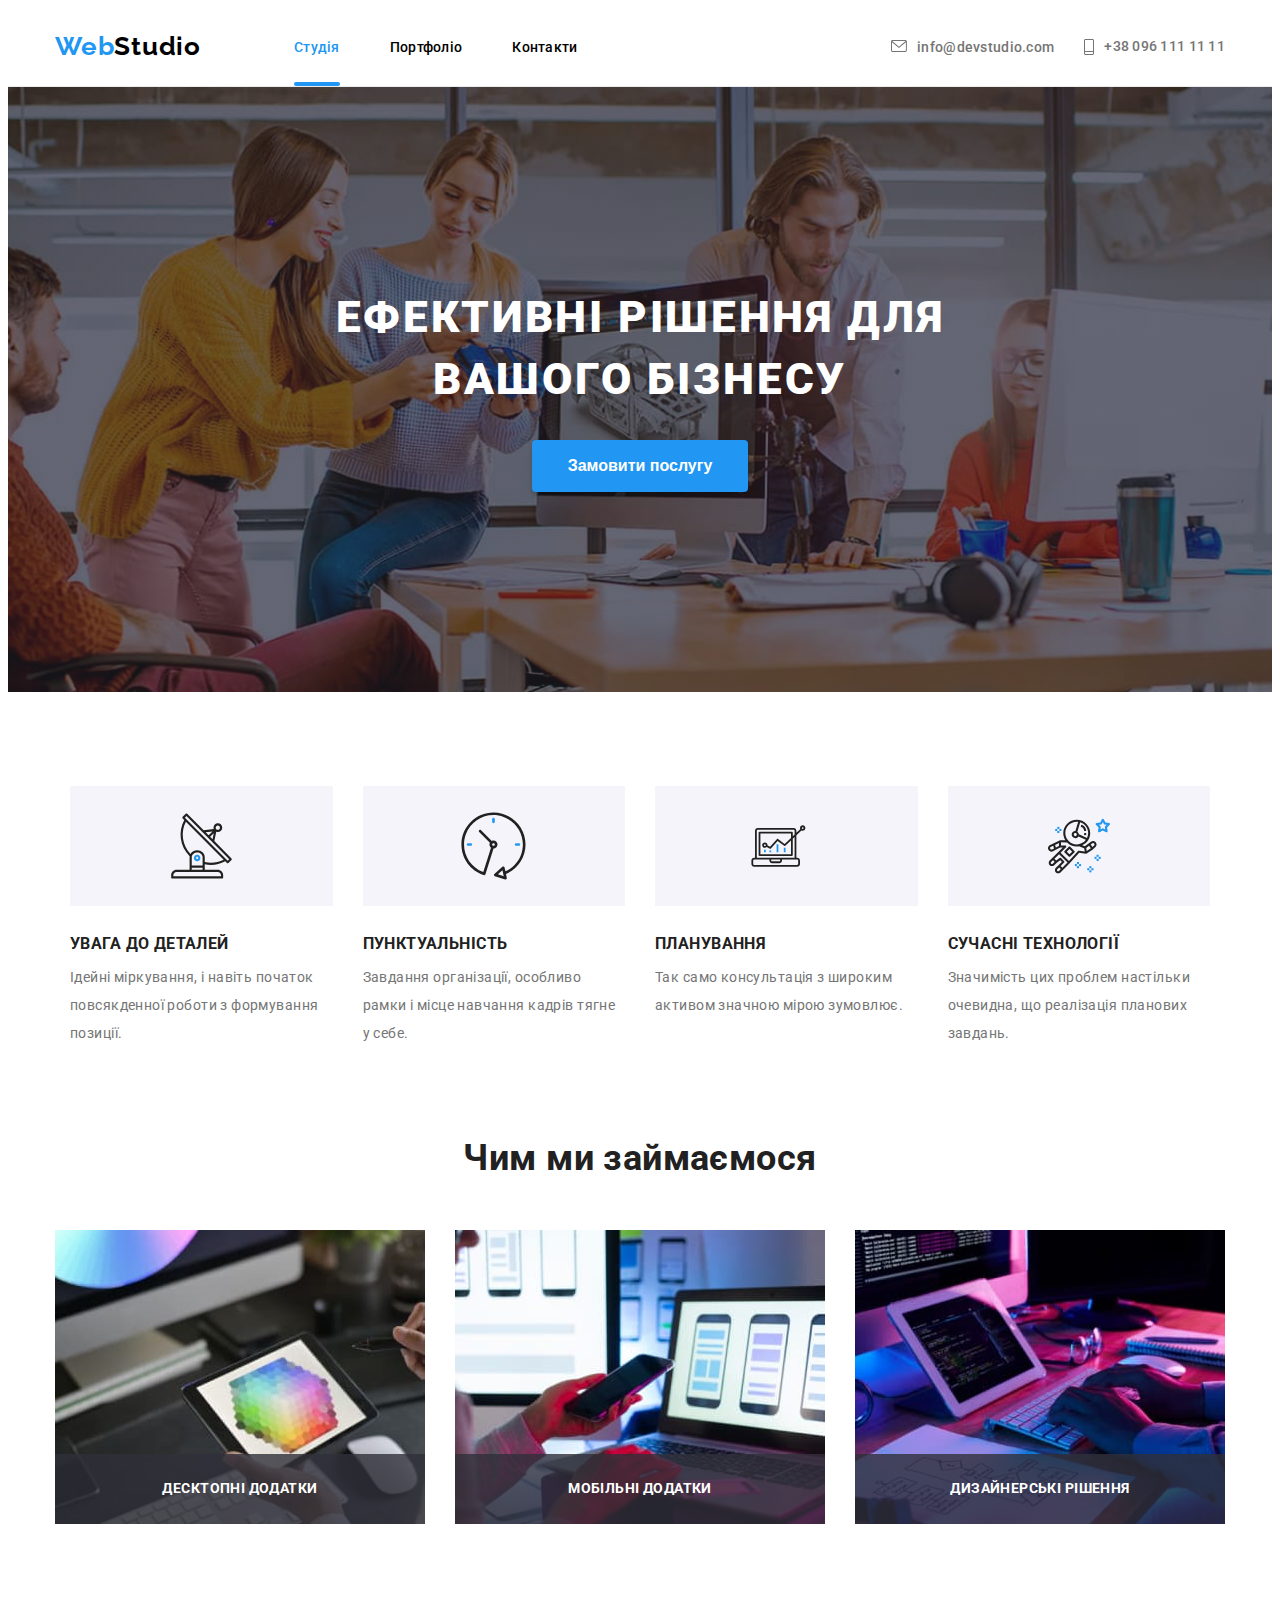
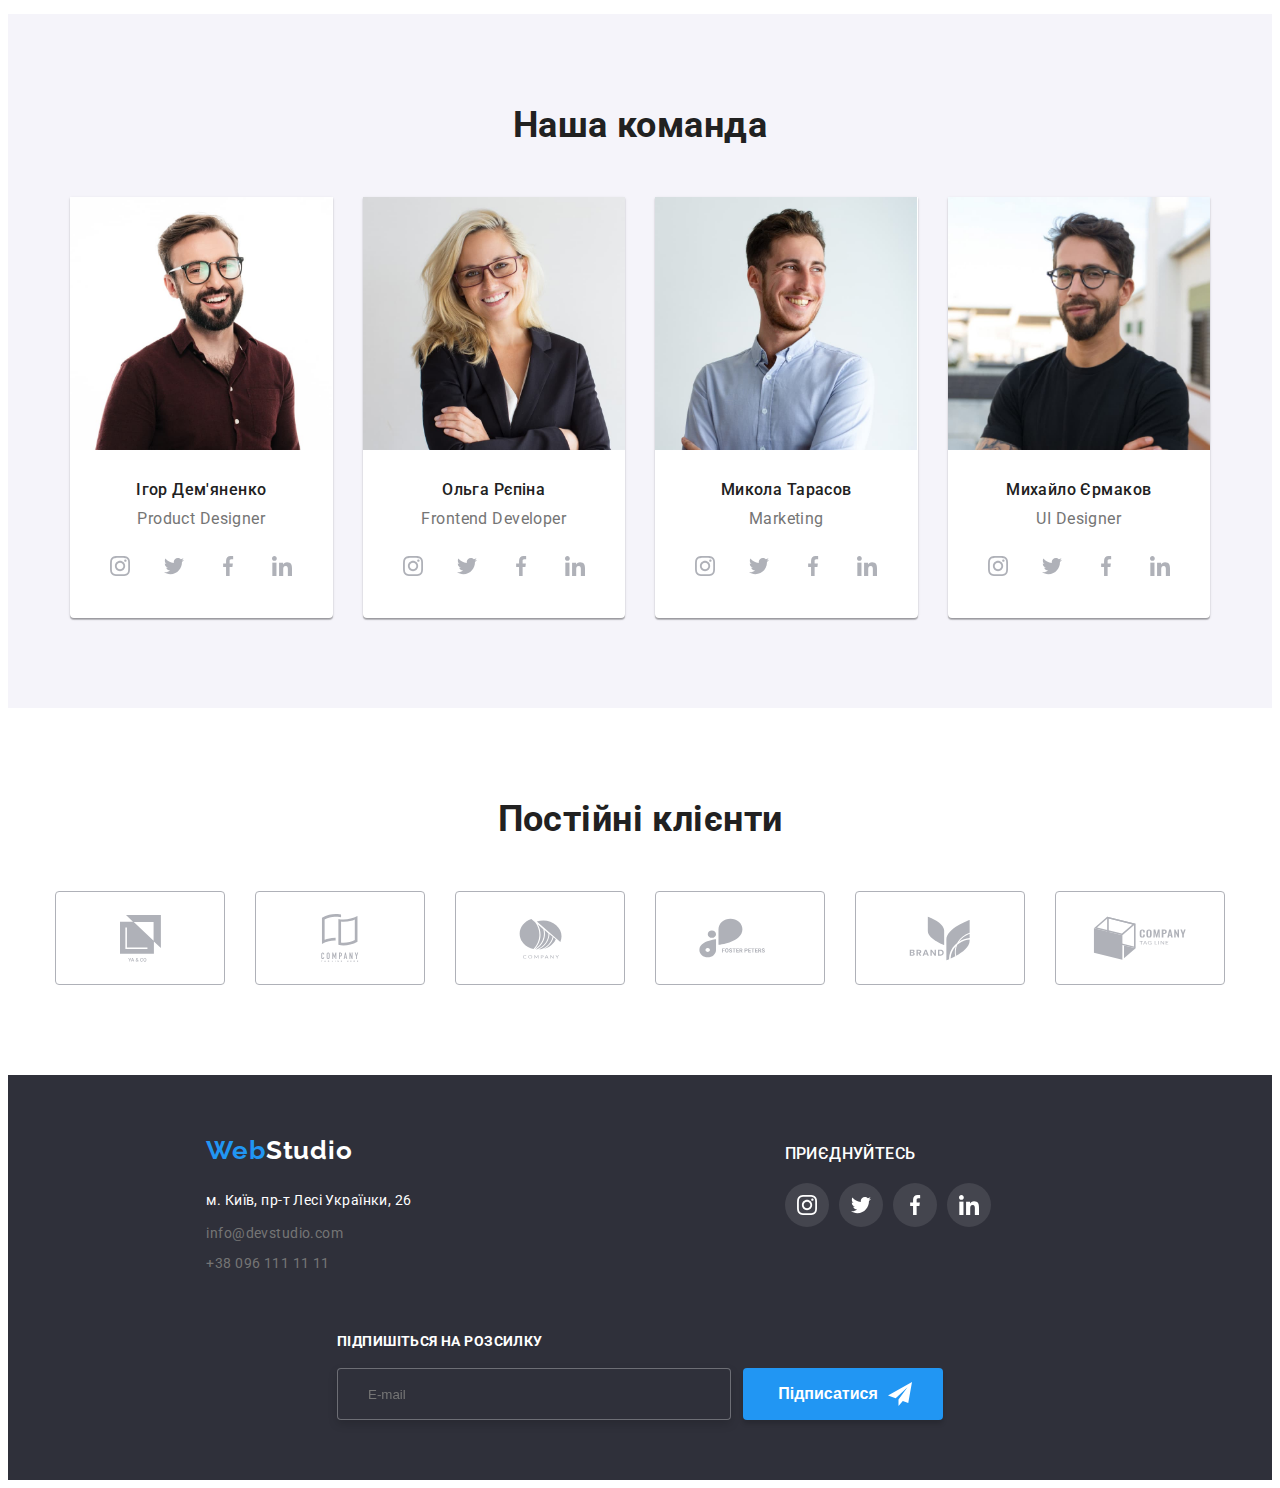
<file: index.html>
<!DOCTYPE html>
<html lang="uk">
<head>
  <title>WebStudio</title>
  <meta http-equiv="Content-Type" content="text/html;charset=UTF-8">
  <link href="https://fonts.googleapis.com/css2?family=Raleway:wght@700&family=Roboto:wght@400;500;700;900&display=swap" rel="stylesheet">
  <link rel="stylesheet" href="https://cdnjs.cloudflare.com/ajax/libs/modern-normalize/1.1.0/modern-normalize.min.css" integrity="sha512-wpPYUAdjBVSE4KJnH1VR1HeZfpl1ub8YT/NKx4PuQ5NmX2tKuGu6U/JRp5y+Y8XG2tV+wKQpNHVUX03MfMFn9Q==" crossorigin="anonymous" referrerpolicy="no-referrer" />
  <link rel="stylesheet" href="css/main.min.css">
  <meta name="viewport" content="width=device-width, initial-scale=1.0, maximum-scale=1.0, user-skalable=0">
  <link rel="shortcut icon" href="./images/ico/logo.ico">
</head>
<body>
<header class="header">
  <div class="container header__wrapper">
    <a class="logo" href="./index.html"><span class="logo--blue">Web</span>Studio</a>
    <div class="menu-conteiner" data-menu id="menu-container">
      <nav class="menu">
        <ul class="menu__list">
          <li class="menu__item">
            <a class="menu__link menu__link--included" href="./index.html">Студія</a>
          </li>
          <li class="menu__item">
            <a class="menu__link" href="./portfolio.html">Портфоліо</a>
          </li>
          <li class="menu__item">
            <a class="menu__link" href="">Контакти</a>
          </li>
        </ul>
      </nav>
     <div>
      <ul class="contacts__list">
        <li class="contacts__item">
          <a class="contacts__link" href="mailto:info@devstudio.com">
            <svg class="contacts__icon contacts__icon--email">
              <use href="./images/symbol-defs.svg#mail"></use>
            </svg>
            info@devstudio.com
          </a>
        </li>
        <li class="contacts__item">
          <a class="contacts__link" href="tel:+380961111111">
            <svg class="contacts__icon contacts__icon--phone">
              <use href="./images/symbol-defs.svg#phone"></use>
            </svg>
            +38 096 111 11 11
          </a>
        </li>
      </ul>
      <ul class="mobile-social__list">
        <li class="mobile-social__link"><a href="">Instagram</a></li>
        <li class="mobile-social__link"><a href="">Twitter</a></li>
        <li class="mobile-social__link"><a href="">Facebook</a></li>
        <li class="mobile-social__link"><a href="">LinkedIn</a></li>
      </ul>
     </div>
    </div>
    <button type="button" class="menu-button" aria-expanded="false" aria-controls="menu-container" data-menu-button>
      <svg width="24" height="16" aria-label="Mobile menu switch">
        <use class="icon-cross" href="./images/symbol-defs.svg#cross"></use>
        <use class="icon-menu" href="./images/symbol-defs.svg#menu"></use>
      </svg>
    </button>
  </div>
</header>
<main>
<section class="hero hero--bg">
    <div class="container">
      <h1 class="hero__title">Ефективні рішення для вашого бізнесу</h1>
      <button class="hero__button" type="button" data-modal-open>Замовити послугу</button>
    </div>
</section>
 <section class="benefits">
  <div class="container">
    <ul class="benefits__list">
      <li class="benefits__item">
       <div class="benefits__bg">
        <svg class="benefits__icon" width="65" height="70">
          <use href="./images/symbol-defs.svg#radio"></use>
        </svg>
       </div>
        <h3 class="benefits__title">УВАГА ДО ДЕТАЛЕЙ</h3>
        <p class="benefits__text">
          Ідейні міркування, і навіть початок повсякденної роботи з формування позиції.
        </p>
      </li>
      <li class="benefits__item">
       <div class="benefits__bg">
        <svg class="benefits__icon" width="67" height="70">
          <use href="./images/symbol-defs.svg#time"></use>
        </svg>
       </div>
        <h3 class="benefits__title">ПУНКТУАЛЬНІСТЬ</h3>
        <p class="benefits__text">
          Завдання організації, особливо рамки і місце навчання кадрів тягне у себе.
        </p>
      </li>
      <li class="benefits__item">
        <div class="benefits__bg">
          <svg class="benefits__icon" width="70" height="54">
            <use href="./images/symbol-defs.svg#computer"></use>
          </svg>
        </div>
        <h3 class="benefits__title">ПЛАНУВАННЯ</h3>
        <p class="benefits__text">
          Так само консультація з широким активом значною мірою зумовлює.
        </p>
      </li>
      <li class="benefits__item">
       <div class="benefits__bg">
        <svg class="benefits__icon" width="70" height="62">
          <use href="./images/symbol-defs.svg#astronaut"></use>
        </svg>
       </div>
        <h3 class="benefits__title">СУЧАСНІ ТЕХНОЛОГІЇ</h3>
        <p class="benefits__text">
          Значимість цих проблем настільки очевидна, що реалізація планових завдань.
        </p>
      </li>
    </ul>
  </div>
</section>
<section class="work section">
 <div class="container">
  <h2 class="work__title title">Чим ми займаємося</h2>
  <ul class="work__list">
    <li class="work__item">
      <div class="work__thumb">
        <picture>
          <source 
          srcset="./images/work/desktop3@1x.jpg 1x, ./images/work/desktop3@2x.jpg 2x"
          media="(min-width: 1170px)"
          />
          <source 
          srcset="./images/work/desktop3@1x.webp 1x, ./images/work/desktop3@2x.webp 2x"
          media="(min-width: 1170px)"
          />
          <img src="./images/work/desktop3@1x.jpg" alt="design">
        </picture>
        <div class="work__subtitle"><p>Десктопні додатки</p></div>
      </div>
    </li>
    <li class="work__item">
      <div class="work__thumb">
        <picture>
          <source 
          srcset="./images/work/desktop2@1x.jpg 1x, ./images/work/desktop2@2x.jpg 2x"
          media="(min-width: 1170px)"
          />

          <source 
          srcset="./images/work/desktop2@1x.webp 1x, ./images/work/desktop2@2x.webp 2x"
          media="(min-width: 1170px)"
          />
          <img src="./images/work/desktop2@1x.jpg" alt="design">
        </picture>
        <div class="work__subtitle"><p>Мобільні додатки</p></div>
      </div>
    </li>
    <li class="work__item">
      <div class="work__thumb">
        <picture>
          <source 
          srcset="./images/work/desktop1@1x.jpg 1x, ./images/work/desktop1@2x.jpg 2x"
          media="(min-width: 1170px)"
          />

          <source 
          srcset="./images/work/desktop1@1x.webp 1x, ./images/work/desktop1@2x.webp 2x"
          media="(min-width: 1170px)"
          />
          <img src="./images/work/desktop1@1x.jpg" alt="design">
        </picture>
        <div class="work__subtitle"><p>Дизайнерські рішення</p></div>
      </div>
    </li>
  </ul>
 </div> 
</section>
 <section class="team section">
  <div class="container">
    <h2 class="team__title title">Наша команда</h2>
    <ul class="team__list">
      <li class="team__item">
        <picture>
          <source 
          srcset="./images/team/team1/desktop@1x.jpg 1x, ./images/team/team1/desktop@2x.jpg 2x"
          media="(min-width: 1170px)"
          />

          <source 
          srcset="./images/team/team1/desktop@1x.webp 1x, ./images/team/team1/desktop@2x.webp 2x"
          media="(min-width: 1170px)"
          />

          <source 
          srcset="./images/team/team1/tablet@1x.jpg 1x, ./images/team/team1/tablet@2x.jpg 2x"
          media="(min-width: 768px)"
          />

          <source 
          srcset="./images/team/team1/tablet@1x.webp 1x, ./images/team/team1/tablet@2x.webp 2x"
          media="(min-width: 768px)"
          />

          <source 
          srcset="./images/team/team1/mobile@1x.jpg 1x, ./images/team/team1/mobile@2x.jpg 2x"
          media="(max-width: 767px)"
          />

          <source 
          srcset="./images/team/team1/mobile@1x.webp 1x, ./images/team/team1/mobile@2x.webp 2x"
          media="(max-width: 767px)"
          />
          <img src="./images/team/team1/desktop@1x.jpg" alt="design">
        </picture>
        <h3 class="team__name">Ігор Дем'яненко</h3>
        <p class="team__profession">Product Designer</p>
        <ul class="team__social">
          <li class="social__br">
            <a class="social__link" href="">
              <svg class="social__icon" width="20" height="20">
                <use href="./images/symbol-defs.svg#instagram"></use>
              </svg>
            </a>
          </li>
          <li class="social__br">
            <a class="social__link" href="">
              <svg class="social__icon" width="20" height="20">
                <use href="./images/symbol-defs.svg#twitter"></use>
              </svg>
            </a>
          </li>
          <li class="social__br">
            <a class="social__link" href="">
              <svg class="social__icon" width="20" height="20">
                <use href="./images/symbol-defs.svg#facebook"></use>
              </svg>
            </a>
          </li>
          <li class="social__br">
            <a class="social__link" href="">
              <svg class="social__icon" width="20" height="20">
                <use href="./images/symbol-defs.svg#linkedin"></use>
              </svg>
            </a>
          </li>
        </ul>
      </li>
      <li class="team__item">
        <picture>
          <source 
          srcset="./images/team/team2/desktop@1x.jpg 1x, ./images/team/team2/desktop@2x.jpg 2x"
          media="(min-width: 1170px)"
          />

          <source 
          srcset="./images/team/team2/desktop@1x.webp 1x, ./images/team/team2/desktop@2x.webp 2x"
          media="(min-width: 1170px)"
          />

          <source 
          srcset="./images/team/team2/tablet@1x.jpg 1x, ./images/team/team2/tablet@2x.jpg 2x"
          media="(min-width: 768px)"
          />

          <source 
          srcset="./images/team/team2/tablet@1x.webp 1x, ./images/team/team2/tablet@2x.webp 2x"
          media="(min-width: 768px)"
          />

          <source 
          srcset="./images/team/team2/mobile@1x.jpg 1x, ./images/team/team2/mobile@2x.jpg 2x"
          media="(max-width: 767px)"
          />

          <source 
          srcset="./images/team/team2/mobile@1x.webp 1x, ./images/team/team2/mobile@2x.webp 2x"
          media="(max-width: 767px)"
          />
          <img src="./images/team/team2/desktop@1x.jpg" alt="design">
        </picture>
        <h3 class="team__name">Ольга Рєпіна</h3>
        <p class="team__profession">Frontend Developer</p>
        <ul class="team__social">
          <li class="social__br">
            <a class="social__link" href="">
              <svg class="social__icon" width="20" height="20">
                <use href="./images/symbol-defs.svg#instagram"></use>
              </svg>
            </a>
          </li>
          <li class="social__br">
            <a class="social__link" href="">
              <svg class="social__icon" width="20" height="20">
                <use href="./images/symbol-defs.svg#twitter"></use>
              </svg>
            </a>
          </li>
          <li class="social__br">
            <a class="social__link" href="">
              <svg class="social__icon" width="20" height="20">
                <use href="./images/symbol-defs.svg#facebook"></use>
              </svg>
            </a>
          </li>
          <li class="social__br">
            <a class="social__link" href="">
              <svg class="social__icon" width="20" height="20">
                <use href="./images/symbol-defs.svg#linkedin"></use>
              </svg>
            </a>
          </li>
        </ul>
      </li>
      <li class="team__item">
        <picture>
          <source 
          srcset="./images/team/team3/desktop@1x.jpg 1x, ./images/team/team3/desktop@2x.jpg 2x"
          media="(min-width: 1170px)"
          />

          <source 
          srcset="./images/team/team3/desktop@1x.webp 1x, ./images/team/team3/desktop@2x.webp 2x"
          media="(min-width: 1170px)"
          />

          <source 
          srcset="./images/team/team3/tablet@1x.jpg 1x, ./images/team/team3/tablet@2x.jpg 2x"
          media="(min-width: 768px)"
          />

          <source 
          srcset="./images/team/team3/tablet@1x.webp 1x, ./images/team/team3/tablet@2x.webp 2x"
          media="(min-width: 768px)"
          />

          <source 
          srcset="./images/team/team3/mobile@1x.jpg 1x, ./images/team/team3/mobile@2x.jpg 2x"
          media="(max-width: 767px)"
          />

          <source 
          srcset="./images/team/team3/mobile@1x.webp 1x, ./images/team/team3/mobile@2x.webp 2x"
          media="(max-width: 767px)"
          />
          <img src="./images/team/team3/desktop@1x.jpg" alt="design">
        </picture>
        <h3 class="team__name">Микола Тарасов</h3>
        <p class="team__profession">Marketing</p>
          <ul class="team__social">
            <li class="social__br">
            <a class="social__link" href="">
              <svg class="social__icon" width="20" height="20">
                <use href="./images/symbol-defs.svg#instagram"></use>
              </svg>
            </a>
          </li>
          <li class="social__br">
            <a class="social__link" href="">
              <svg class="social__icon" width="20" height="20">
                <use href="./images/symbol-defs.svg#twitter"></use>
              </svg>
            </a>
          </li>
          <li class="social__br">
            <a class="social__link" href="">
              <svg class="social__icon" width="20" height="20">
                <use href="./images/symbol-defs.svg#facebook"></use>
              </svg>
            </a>
          </li>
          <li class="social__br">
            <a class="social__link" href="">
              <svg class="social__icon" width="20" height="20">
                <use href="./images/symbol-defs.svg#linkedin"></use>
              </svg>
            </a>
          </li>
        </ul>
      </li>
      <li class="team__item">
        <picture>
          <source 
          srcset="./images/team/team4/desktop@1x.jpg 1x, ./images/team/team4/desktop@2x.jpg 2x"
          media="(min-width: 1170px)"
          />

          <source 
          srcset="./images/team/team4/desktop@1x.webp 1x, ./images/team/team4/desktop@2x.webp 2x"
          media="(min-width: 1170px)"
          />

          <source 
          srcset="./images/team/team4/tablet@1x.jpg 1x, ./images/team/team4/tablet@2x.jpg 2x"
          media="(min-width: 768px)"
          />

          <source 
          srcset="./images/team/team4/tablet@1x.webp 1x, ./images/team/team4/tablet@2x.webp 2x"
          media="(min-width: 768px)"
          />

          <source 
          srcset="./images/team/team4/mobile@1x.jpg 1x, ./images/team/team4/mobile@2x.jpg 2x"
          media="(max-width: 767px)"
          />

          <source 
          srcset="./images/team/team4/mobile@1x.webp 1x, ./images/team/team4/mobile@2x.webp 2x"
          media="(max-width: 767px)"
          />
          <img src="./images/team/team4/desktop@1x.jpg" alt="design">
        </picture>
        <h3 class="team__name">Михайло Єрмаков</h3>
        <p class="team__profession">UI Designer</p>
        <ul class="team__social">
          <li class="social__br">
            <a class="social__link" href="">
              <svg class="social__icon" width="20" height="20">
                <use href="./images/symbol-defs.svg#instagram"></use>
              </svg>
            </a>
          </li>
          <li class="social__br">
            <a class="social__link" href="">
              <svg class="social__icon" width="20" height="20">
                <use href="./images/symbol-defs.svg#twitter"></use>
              </svg>
            </a>
          </li>
          <li class="social__br">
            <a class="social__link" href="">
              <svg class="social__icon" width="20" height="20">
                <use href="./images/symbol-defs.svg#facebook"></use>
              </svg>
            </a>
          </li>
          <li class="social__br">
            <a class="social__link" href="">
              <svg class="social__icon" width="20" height="20">
                <use href="./images/symbol-defs.svg#linkedin"></use>
              </svg>
            </a>
          </li>
        </ul>
      </li>
    </ul>
  </div>
</section> 
 <section class="company section">
  <div class="container">
    <h2 class="company__title title">Постійні клієнти</h2>
    <ul class="company__list">
      <li class="company__item">
        <a class="company__link" href="">
          <svg class="company__icon" width="41" height="47">
            <use href="./images/symbol-defs.svg#company1"></use>
          </svg>
        </a>
      </li>
      <li class="company__item">
        <a class="company__link" href="">
          <svg class="company__icon" width="40" height="48">
            <use href="./images/symbol-defs.svg#company2"></use>
          </svg>
        </a>
      </li>
      <li class="company__item">
        <a class="company__link" href="">
          <svg class="company__icon" width="43" height="41">
            <use href="./images/symbol-defs.svg#company3"></use>
          </svg>
        </a>
      </li>
      <li class="company__item">
        <a class="company__link" href="">
          <svg class="company__icon" width="84" height="40">
            <use href="./images/symbol-defs.svg#company4"></use>
          </svg>
        </a>
      </li>
      <li class="company__item">
        <a class="company__link" href="">
          <svg class="company__icon" width="62" height="45">
            <use href="./images/symbol-defs.svg#company5"></use>
          </svg>
        </a>
      </li>
      <li class="company__item">
        <a class="company__link" href="">
          <svg class="company__icon" width="94" height="44">
            <use href="./images/symbol-defs.svg#company6"></use>
          </svg>
        </a>
      </li>
    </ul>
  </div>
</section> 
</main>
<footer class="footer">
 <div class="container">
  <address class="address">
    <div class="footer__contacts">
      <a class="footer__logo logo" href="./index.html"><span class="logo--blue">Web</span>Studio</a>
      <ul class="footer__list">
        <li class="footer__item">
          <a class="footer__link footer__link--white" href="https://goo.gl/maps/CPtrU1FHBa2aNyZL9" target="_blank"
            rel="noopener noreferrer nofollow">м. Київ, пр-т Лесі Українки, 26</a>
        </li>
        <li class="footer__item">
          <a class="footer__link" href="mailto:info@devstudio.com">info@devstudio.com</a>
        </li>
        <li class="footer__item">
          <a class="footer__link" href="tel:+380961111111">+38 096 111 11 11</a>
        </li>
      </ul>
    </div>
    <div class="footer__connect">
      <p class="footer__title">приєднуйтесь</p>
      <ul class="footer__social">
        <li class="social__br">
          <a class="social__link social__link--color" href="">
            <svg class="social__icon" width="20" height="20">
              <use href="./images/symbol-defs.svg#instagram"></use>
            </svg>
          </a>
        </li>
        <li class="social__br">
          <a class="social__link social__link--color" href="">
            <svg class="social__icon" width="20" height="20">
              <use href="./images/symbol-defs.svg#twitter"></use>
            </svg>
          </a>
        </li>
        <li class="social__br">
          <a class="social__link social__link--color" href="">
            <svg class="social__icon" width="20" height="20">
              <use href="./images/symbol-defs.svg#facebook"></use>
            </svg>
          </a>
        </li>
        <li class="social__br">
          <a class="social__link social__link--color" href="">
            <svg class="social__icon" width="20" height="20">
              <use href="./images/symbol-defs.svg#linkedin"></use>
            </svg>
          </a>
        </li>
      </ul>
    </div>
    <form class="footer__subscribee">
        <label class="subscribee__label" for="mail">Підпишіться на розсилку</label>
        <div class="subscribee__field">
          <input class="subscribee__input" type="email" name="email" placeholder="E-mail" id="mail" required />
          <button class="subscribee__button" type="submit">
            <span class="subscribee__text">Підписатися</span>
            <svg class="subscribee__icon" width="24" height="24">
              <use href="./images/symbol-defs.svg#subscribee"></use>
            </svg>
          </button>
        </div>
    </form>
  </address>
 </div>
</footer>
<div class="backdrop is-hidden" data-modal>
  <div class="modal">
    <button type="button" class="close__button" data-modal-close>
      <svg class="close__icon" width="11" height="11">
      <use href="./images/symbol-defs.svg#close"></use>
    </svg>
    </button>
    <div class="modal__form">
      <p class="modal__title">Залиште свої дані, ми вам передзвонимо</p>
      <form>
          <fieldset>
            <div class="modal__field">
              <label class="modal__label" for="username">Ім'я </label>
              <input class="modal__input" type="text" name="username" id="username" required 
              pattern="^[a-zA-Z]+$" 
              title="Username" />
              <svg class="modal__icon" width="12" height="12">
                <use href="./images/symbol-defs.svg#name"></use>
              </svg>
            </div>
            <div class="modal__field">
              <label  class="modal__label" for="tell">Телефон</label>
              <input class="modal__input" type="tel" name="tell" id="tell" required />
              <svg class="modal__icon" width="12" height="12">
                <use href="./images/symbol-defs.svg#tell"></use>
              </svg>
            </div>
            <div class="modal__field">
              <label class="modal__label" for="email">Пошта</label>
              <input class="modal__input" type="email" name="mail" id="email" required />
              <svg class="modal__icon" width="12" height="12">
                <use href="./images/symbol-defs.svg#email"></use>
              </svg>
            </div>
            <div class="modal__field modal__field--bottom">
              <label class="modal__label" for="comments">Коментар</label>
              <textarea class="modal__comments" name="text" id="comments" cols="30" rows="10" placeholder="Введіть текст"></textarea>
            </div>
            <div class="modal__treaty">
              <label class="treaty__label">
                <input class="treaty__input" type="checkbox" value="confirmation" required>
                 <span class="treaty__check"></span>
                Погоджуюся з розсилкою та приймаю &nbsp; <a href="">Умови договору</a>
              </label>
            </div>
            <button class="modal__button" type="submit">Відправити</button>
          </fieldset>
      </form>
    </div>
  </div>
</div>
<script src="./js/modal.js"></script>
<script src="./js/mobile-menu.js"></script>
</body>
</html>
</file>
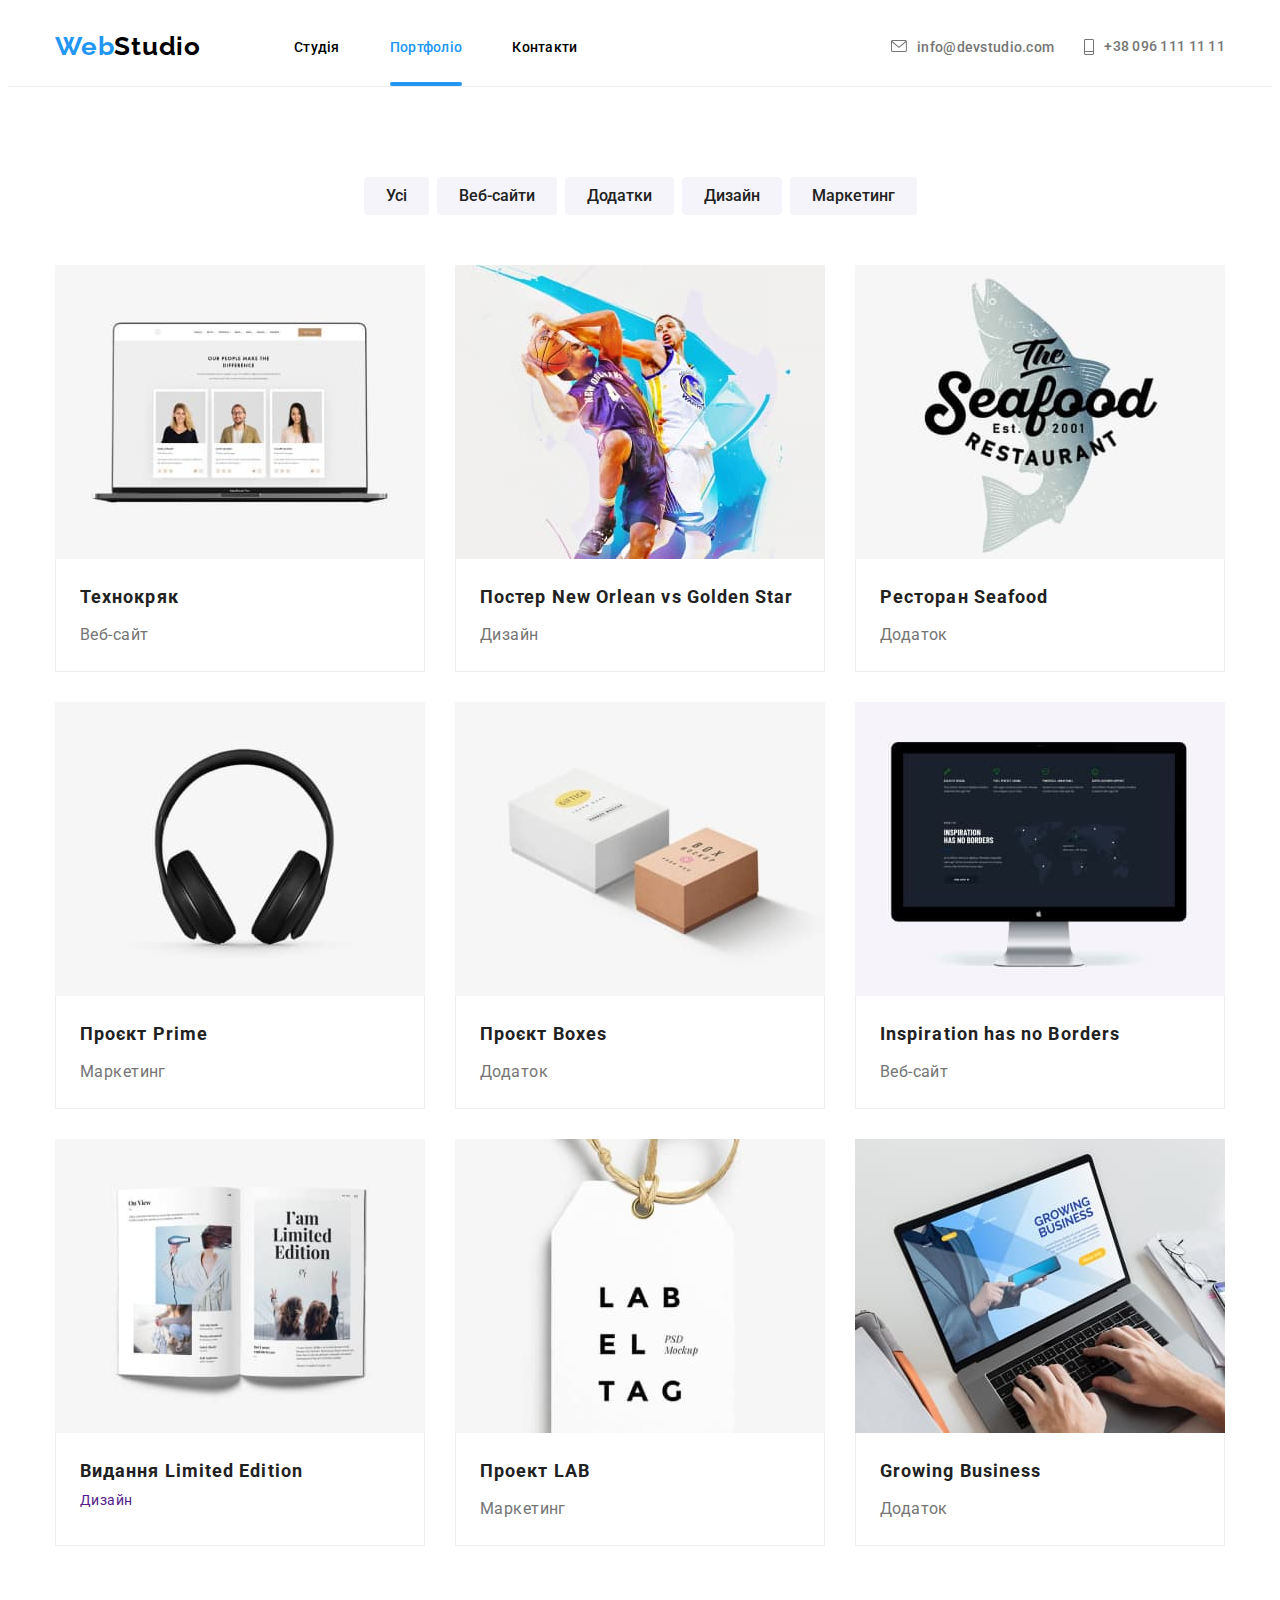
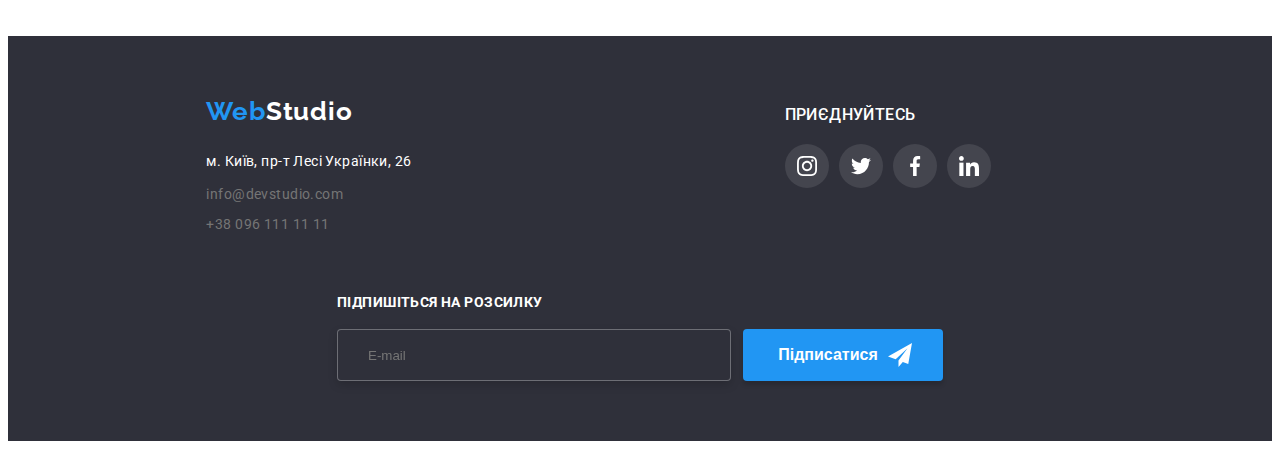
<file: portfolio.html>
<!DOCTYPE html>
<html lang="uk">
<head>
  <title>WebStudio</title>
  <meta http-equiv="Content-Type" content="text/html;charset=UTF-8">
  <link href="https://fonts.googleapis.com/css2?family=Raleway:wght@700&family=Roboto:wght@400;500;700;900&display=swap" rel="stylesheet">
  <link rel="stylesheet" href="https://cdnjs.cloudflare.com/ajax/libs/modern-normalize/1.1.0/modern-normalize.min.css"
    integrity="sha512-wpPYUAdjBVSE4KJnH1VR1HeZfpl1ub8YT/NKx4PuQ5NmX2tKuGu6U/JRp5y+Y8XG2tV+wKQpNHVUX03MfMFn9Q=="
    crossorigin="anonymous" referrerpolicy="no-referrer" />
  <link rel="stylesheet" href="css/main.min.css">
  <meta name="viewport" content="width=device-width, initial-scale=1.0, maximum-scale=1.0, user-skalable=0">
  <link rel="shortcut icon" href="./image/ico/logo.ico">
</head>
<body>
  <header class="header">
    <div class="container header__wrapper">
      <a class="logo" href="./index.html"><span class="logo--blue">Web</span>Studio</a>
      <div class="menu-conteiner" data-menu id="menu-container">
        <nav class="menu">
          <ul class="menu__list">
            <li class="menu__item">
              <a class="menu__link" href="./index.html">Студія</a>
            </li>
            <li class="menu__item">
              <a class="menu__link menu__link--included" href="./portfolio.html">Портфоліо</a>
            </li>
            <li class="menu__item">
              <a class="menu__link" href="">Контакти</a>
            </li>
          </ul>
        </nav>
        <div>
          <ul class="contacts__list">
            <li class="contacts__item">
              <a class="contacts__link" href="mailto:info@devstudio.com">
                <svg class="contacts__icon contacts__icon--email">
                  <use href="./images/symbol-defs.svg#mail"></use>
                </svg>
                info@devstudio.com
              </a>
            </li>
            <li class="contacts__item">
              <a class="contacts__link" href="tel:+380961111111">
                <svg class="contacts__icon contacts__icon--phone">
                  <use href="./images/symbol-defs.svg#phone"></use>
                </svg>
                +38 096 111 11 11
              </a>
            </li>
          </ul>
          <ul class="mobile-social__list">
            <li class="mobile-social__link"><a href="">Instagram</a></li>
            <li class="mobile-social__link"><a href="">Twitter</a></li>
            <li class="mobile-social__link"><a href="">Facebook</a></li>
            <li class="mobile-social__link"><a href="">LinkedIn</a></li>
          </ul>
        </div>
      </div>
      <button type="button" class="menu-button" aria-expanded="false" aria-controls="menu-container" data-menu-button>
        <svg width="24" height="16" aria-label="Переключатель мобильного меню">
          <use class="icon-cross" href="./images/symbol-defs.svg#cross"></use>
          <use class="icon-menu" href="./images/symbol-defs.svg#menu"></use>
        </svg>
      </button>
    </div>
  </header>
<main>
<section class="portfolio section">
<div class="container">
      <ul class="button__list">
        <li class="button__item">
          <button class="button" type="button">Усі</button>
        </li>
        <li class="button__item">
          <button class="button" type="button">Веб-сайти</button>
        </li>
        <li class="button__item">
          <button class="button" type="button">Додатки</button>
        </li>
        <li class="button__item">
          <button class="button" type="button">Дизайн</button>
        </li>
        <li class="button__item">
          <button class="button" type="button">Маркетинг</button>
        </li>
      </ul>
      <ul class="portfolio__list">
        <li class="portfolio__item">
          <a class="portfolio__link" href="">
            <div class="portfolio__overlay">
              <img class="portfolio__imag"
              srcset="
              ./images/portfolio/img1@x1.jpg 1x,
              ./images/portfolio/img1@x2.jpg 2x"
               src="./images/portfolio/img1@x1.jpg"
                width="370" alt="Технокряк">
              <div class="portfolio__thumb">
                <p>Ресурс пропонує комплексні пропозиції з різним рівнем функціоналу та сервісів. Все це дозволить відвідувачу отримати
                вичерпні відомості про компанію чи приватну особу.</p>
            </div>
            </div>
            <div class="portfolio__info">
              <h2 class="portfolio__title">Технокряк</h2>
              <p class="portfolio__text">Веб-сайт</p>
            </div>
          </a>
        </li>
        <li class="portfolio__item">
          <a class="portfolio__link" href="">
              <div class="portfolio__overlay">
                <img class="portfolio__imag"
                srcset="
              ./images/portfolio/img2@x1.jpg 1x,
              ./images/portfolio/img2@x2.jpg 2x"
                 src="./images/portfolio/img2@x1.jpg"
                  width="370" 
                  alt="Постер New Orlean vs Golden Star">
                <div class="portfolio__thumb">
                  <p>Ресурс пропонує комплексні пропозиції з різним рівнем функціоналу та сервісів. Все це дозволить відвідувачу
                    отримати вичерпні відомості про компанію чи приватну особу.</p>
              </div>
            </div>
            <div class="portfolio__info">
              <h2 class="portfolio__title">Постер New Orlean vs Golden Star</h2>
              <p class="portfolio__text">Дизайн</p>
            </div>
          </a>
        </li>
        <li class="portfolio__item">
          <a class="portfolio__link" href="">
            <div class="portfolio__overlay">
              <img class="portfolio__imag"
              srcset="
              ./images/portfolio/img3@x1.jpg 1x,
              ./images/portfolio/img3@x2.jpg 2x"
              src="./images/portfolio/img3@x1.jpg" width="370" alt="Ресторан Seafood">
              <div class="portfolio__thumb">
                <p>Ресурс пропонує комплексні пропозиції з різним рівнем функціоналу та сервісів. Все це дозволить відвідувачу
                  отримати вичерпні відомості про компанію чи приватну особу.</p>
            </div>
            </div>
            <div class="portfolio__info">
              <h2 class="portfolio__title">Ресторан Seafood</h2>
              <p class="portfolio__text">Додаток</p>
            </div>
          </a>
        </li>
        <li class="portfolio__item">
          <a class="portfolio__link" href="">
            <div class="portfolio__overlay">
              <img class="portfolio__imag"
              srcset="
              ./images/portfolio/img4@x1.jpg 1x,
              ./images/portfolio/img4@x2.jpg 2x"
               src="./images/portfolio/img4@x1.jpg"
                width="370"
                 alt="Проєкт Prime">
              <div class="portfolio__thumb">
                <p>Ресурс пропонує комплексні пропозиції з різним рівнем функціоналу та сервісів. Все це дозволить відвідувачу
                  отримати вичерпні відомості про компанію чи приватну особу.</p>
              </div>
            </div>
            <div class="portfolio__info">
              <h2 class="portfolio__title">Проєкт Prime</h2>
              <p class="portfolio__text">Маркетинг</p>
            </div>
          </a>
        </li>
        <li class="portfolio__item">
          <a class="portfolio__link" href="">
           <div class="portfolio__overlay">
            <img class="portfolio__imag"
            srcset="
              ./images/portfolio/img5@x1.jpg 1x,
              ./images/portfolio/img5@x2.jpg 2x"
             src="./images/portfolio/img5@x1.jpg"
              width="370"
               alt="Проєкт Boxes">
            <div class="portfolio__thumb">
              <p>Ресурс пропонує комплексні пропозиції з різним рівнем функціоналу та сервісів. Все це дозволить відвідувачу
                отримати вичерпні відомості про компанію чи приватну особу.</p>
            </div>
           </div>
            <div class="portfolio__info">
              <h2 class="portfolio__title">Проєкт Boxes</h2>
              <p class="portfolio__text">Додаток</p>
            </div>
          </a>
        </li>
        <li class="portfolio__item">
          <a class="portfolio__link" href="">
           <div class="portfolio__overlay">
            <img class="portfolio__imag"
            srcset="
              ./images/portfolio/img6@x1.jpg 1x,
              ./images/portfolio/img6@x2.jpg 2x"
            src="./images/portfolio/img6@x1.jpg"
             width="370"
              alt="Inspiration has no Borders">
            <div class="portfolio__thumb">
              <p>Ресурс пропонує комплексні пропозиції з різним рівнем функціоналу та сервісів. Все це дозволить відвідувачу
                отримати вичерпні відомості про компанію чи приватну особу.</p>
            </div>
           </div>
            <div class="portfolio__info">
              <h2 class="portfolio__title">Inspiration has no Borders</h2>
              <p class="portfolio__text">Веб-сайт</p>
            </div>
          </a>
        </li>
        <li class="portfolio__item">
          <a class="portfolio__link" href="">
           <div class="portfolio__overlay">
            <img class="portfolio__imag"
            srcset="
              ./images/portfolio/img7@x1.jpg 1x,
              ./images/portfolio/img7@x2.jpg 2x"
             src="./images/portfolio/img7@x1.jpg"
              width="370"
               alt="Видання Limited Edition">
            <div class="portfolio__thumb">
              <p>Ресурс пропонує комплексні пропозиції з різним рівнем функціоналу та сервісів. Все це дозволить відвідувачу
                отримати вичерпні відомості про компанію чи приватну особу.</p>
            </div>
           </div>
            <div class="portfolio__info">
              <h2 class="portfolio__title">Видання Limited Edition</h2>
              <p class="portfolio-text">Дизайн</p>
            </div>
          </a>
        </li>
        <li class="portfolio__item">
          <a class="portfolio__link" href="">
            <div class="portfolio__overlay">
              <img class="portfolio__imag"
              srcset="
              ./images/portfolio/img8@x1.jpg 1x,
              ./images/portfolio/img8@x2.jpg 2x"
               src="./images/portfolio/img8@x1.jpg"
                width="370"
                 alt="Проект LAB">
              <div class="portfolio__thumb">
                <p>Ресурс пропонує комплексні пропозиції з різним рівнем функціоналу та сервісів. Все це дозволить відвідувачу
                  отримати вичерпні відомості про компанію чи приватну особу.</p>
              </div>
            </div>
            <div class="portfolio__info">
              <h2 class="portfolio__title">Проект LAB</h2>
              <p class="portfolio__text">Маркетинг</p>
            </div>
          </a>
        </li>
        <li class="portfolio__item">
          <a class="portfolio__link" href="">
            <div class="portfolio__overlay">
              <img class="portfolio__imag"
              srcset="
              ./images/portfolio/img9@x1.jpg 1x,
              ./images/portfolio/img9@x2.jpg 2x"
               src="./images/portfolio/img9@x1.jpg"
                width="370"
                 alt="Growing Business">
              <div class="portfolio__thumb">
                <p>Ресурс пропонує комплексні пропозиції з різним рівнем функціоналу та сервісів. Все це дозволить відвідувачу
                  отримати вичерпні відомості про компанію чи приватну особу.</p>
              </div>
            </div>
            <div class="portfolio__info">
              <h2 class="portfolio__title">Growing Business</h2>
              <p class="portfolio__text">Додаток</p>
            </div>
          </a>
        </li>
      </ul>
</div>
</section>
</main>
<footer class="footer">
  <div class="container">
    <address class="address">
      <div class="footer__contacts">
        <a class="footer__logo logo" href="./index.html"><span class="logo--blue">Web</span>Studio</a>
        <ul class="footer__list">
          <li class="footer__item">
            <a class="footer__link footer__link--white" href="https://goo.gl/maps/CPtrU1FHBa2aNyZL9" target="_blank"
              rel="noopener noreferrer nofollow">м. Київ, пр-т Лесі Українки, 26</a>
          </li>
          <li class="footer__item">
            <a class="footer__link" href="mailto:info@devstudio.com">info@devstudio.com</a>
          </li>
          <li class="footer__item">
            <a class="footer__link" href="tel:+380961111111">+38 096 111 11 11</a>
          </li>
        </ul>
      </div>
      <div class="footer__connect">
        <p class="footer__title">приєднуйтесь</p>
        <ul class="footer__social">
          <li class="social__br">
            <a class="social__link social__link--color" href="">
              <svg class="social__icon" width="20" height="20">
                <use href="./images/symbol-defs.svg#instagram"></use>
              </svg>
            </a>
          </li>
          <li class="social__br">
            <a class="social__link social__link--color" href="">
              <svg class="social__icon" width="20" height="20">
                <use href="./images/symbol-defs.svg#twitter"></use>
              </svg>
            </a>
          </li>
          <li class="social__br">
            <a class="social__link social__link--color" href="">
              <svg class="social__icon" width="20" height="20">
                <use href="./images/symbol-defs.svg#facebook"></use>
              </svg>
            </a>
          </li>
          <li class="social__br">
            <a class="social__link social__link--color" href="">
              <svg class="social__icon" width="20" height="20">
                <use href="./images/symbol-defs.svg#linkedin"></use>
              </svg>
            </a>
          </li>
        </ul>
      </div>
      <form class="footer__subscribee">
        <label class="subscribee__label" for="mail">Підпишіться на розсилку</label>
        <div class="subscribee__field">
          <input class="subscribee__input" type="email" name="email" placeholder="E-mail" id="mail" required />
          <button class="subscribee__button" type="submit">
            <span class="subscribee__text">Підписатися</span>
            <svg class="subscribee__icon" width="24" height="24">
              <use href="./images/symbol-defs.svg#subscribee"></use>
            </svg>
          </button>
        </div>
      </form>
    </address>
  </div>
</footer>
<script src="./js/modal.js"></script>
<script src="./js/mobile-menu.js"></script>
</body>
</html>
</file>
<file: css/main.min.css>
body{font-family:"Roboto",sans-serif;color:var(--main-color);font-size:14px;line-height:1;text-decoration:none;letter-spacing:.03em}@media(max-width: 767px){body.modal-open{overflow:hidden}}img{display:block;height:auto;max-width:100%}ul,li{list-style:none;margin:0;padding:0}h1,h2,h3,h4,h5,h6,p{margin:0;padding:0}a{text-decoration:none}fieldset{margin:0;padding:0;border:0}.container{margin:0 auto;padding:0 15px 0 15px}@media(min-width: 480px){.container{width:480px}}@media(min-width: 768px){.container{width:768px}}@media(min-width: 1170px){.container{width:1170px}}.menu__link--included{color:var(--active-color)}@media(min-width: 768px){.menu__link--included::after{content:"";display:flex;position:absolute;bottom:0;background:#2196f3;border-radius:2px;width:100%;height:4px}}.logo{color:var(--main-color);font-family:"Raleway";font-weight:700;font-size:26px;line-height:1.2;letter-spacing:.03em;margin:0 93px 0 0}@media(max-width: 1169px){.logo{margin:0 87px 0 0}}.logo--blue{color:#2196f3}.section{padding:90px 0}@media(max-width: 1170px){.section{padding:60px 0}}.title{color:#212121;font-weight:700;font-size:36px;line-height:1.2;text-align:center;margin:0 0 50px 0}@media(max-width: 1169px){.title{font-size:28px;line-height:1.17}}img{display:block}.social__link{display:flex;justify-content:center;align-items:center;width:44px;height:44px;border-radius:50%;color:#afb1b8;cursor:pointer;transition:color 250ms cubic-bezier(0.4, 0, 0.2, 1),background-color 250ms cubic-bezier(0.4, 0, 0.2, 1)}.social__link:hover{background:#2196f3;color:#fff}.social__icon{fill:currentColor}.header{position:relative;border-bottom:1px solid #ececec}.header__wrapper{display:flex;align-items:center}@media(max-width: 767px){.header__wrapper{display:flex;justify-content:space-between;padding:16px 15px}}@media(max-width: 767px){.menu{text-align:left;font-size:40px;line-height:1.17}}.menu__list{display:1 1 auto}@media(max-width: 767px){.menu__list li:not(:last-child){margin:0 0 35px 0}}@media(min-width: 768px){.menu__list{display:flex;column-gap:50px}}.menu__item{position:relative}.menu__link{display:block;font-weight:500;letter-spacing:.02em;color:var(--main-color);transition:color 250ms cubic-bezier(0.4, 0, 0.2, 1)}.menu__link:hover{color:#2196f3}@media(min-width: 768px){.menu__link{padding:32px 0}}.menu__link--included{color:#2196f3}.contacts__list{transition:color 250ms cubic-bezier(0.4, 0, 0.2, 1)}@media(max-width: 767px){.contacts__list{display:flex;flex-direction:column-reverse;margin-bottom:64px}}@media(min-width: 768px){.contacts__list{color:#757575}}@media(min-width: 1170px){.contacts__list{display:flex;align-items:center;column-gap:30px}}@media(max-width: 767px){.contacts__item{color:#757575}.contacts__item:last-child{font-size:34px;line-height:1.17;margin-bottom:32px;color:#2196f3}}.contacts__item a{display:flex;font-weight:500;letter-spacing:.02em;color:inherit}.contacts__item:hover{color:#2196f3;cursor:pointer}.contacts__link{transition:color 250ms cubic-bezier(0.4, 0, 0.2, 1)}.contacts__link:hover{color:#2196f3}@media(min-width: 768px)and (max-width: 1169px){.contacts__link{margin-bottom:10px}}.contacts__icon{margin:0 10px 0 0;fill:currentColor;transition:fill 250ms cubic-bezier(0.4, 0, 0.2, 1)}@media(max-width: 767px){.contacts__icon{display:none}}.contacts__icon--email{width:16px;height:12px}.contacts__icon--email:hover{fill:currentColor}.contacts__icon--phone{width:10px;height:16px}.contacts__icon--phone:hover{fill:currentColor}.address{font-style:normal}@media(max-width: 1169px){.address{text-align:center}}@media(min-width: 768px){.address{display:flex;align-items:baseline;flex-wrap:wrap;justify-content:space-around;row-gap:60px}}.footer{background:#2f303a;padding:60px 0}.footer__contacts{margin:0 70px 0 0}@media(max-width: 767px){.footer__contacts{margin:0 0 60px 0}}.footer__logo{display:inline-block;color:#fff;margin:0 0 20px 0}.footer__list li:not(:last-child){margin-bottom:9px}.footer__link{color:#757575;line-height:1.5;transition:color 250ms cubic-bezier(0.4, 0, 0.2, 1)}.footer__link:hover{color:#2196f3}.footer__link--white{color:#fff;line-height:2}.footer__connect{margin:0 83px 0 0}@media(max-width: 1169px){.footer__connect{margin:0 0 60px 0}}.footer__title{color:#fff;font-weight:500;font-size:16px;line-height:1.2;margin:0 0 20px 0;text-transform:uppercase}.footer__social{display:flex;justify-content:center;column-gap:10px}.social__link--color{background:rgba(255,255,255,.1);color:#fff}.footer__subscribee{color:#fff}.subscribee__label{display:inline-block;font-weight:700;line-height:1;text-transform:uppercase;margin-bottom:20px}@media(min-width: 1170px){.subscribee__field{display:flex;column-gap:12px}}.subscribee__input{border:1px solid rgba(255,255,255,.3);filter:drop-shadow(0px 4px 4px rgba(0, 0, 0, 0.15));border-radius:4px;width:360px;background:#2f303a;padding-left:30px;color:#fff}@media(max-width: 1169px){.subscribee__input{height:50px;margin:0 0 20px 0}}.subscribee__button{position:relative;width:200px;color:#fff;font-weight:700;font-size:16px;line-height:2;cursor:pointer;background:#2196f3;box-shadow:0px 4px 4px rgba(0,0,0,.15);border-radius:4px;border:none;transition:background-color 250ms cubic-bezier(0.4, 0, 0.2, 1);padding:10px 0}.subscribee__button:hover,.subscribee__button:focus{background:#188ce8}@media(min-width: 480px){.subscribee__button{display:block;margin:0 auto}}.subscribee__text{margin-right:10px;margin-left:-20px}.subscribee__icon{position:absolute;top:50%;fill:#fff;transform:translateY(-50%)}.backdrop{position:fixed;top:0;left:0;z-index:30;width:100%;height:100%;background:rgba(0,0,0,.2);opacity:1;transform:scale(1);transition:opacity 250ms cubic-bezier(0.4, 0, 0.2, 1),transform 250ms cubic-bezier(0.4, 0, 0.2, 1)}@media(max-width: 767px){.backdrop{overflow-y:scroll}}.backdrop.is-hidden{opacity:0;pointer-events:none;transform:scale(0)}.modal{position:relative;padding:40px;background-color:#fff;box-shadow:0px 1px 3px rgba(0,0,0,.12),0px 1px 1px rgba(0,0,0,.14),0px 2px 1px rgba(0,0,0,.2);border-radius:4px}@media(max-width: 767px){.modal{margin:93px 15px}}@media(min-width: 768px){.modal{position:absolute;top:50%;left:50%;transform:translate(-50%, -50%);width:528px;height:581px}}.modal__title{text-align:center;font-weight:700;font-size:20px;line-height:1.15;color:#212121;margin-bottom:12px}.modal__field{position:relative;margin-bottom:10px}.modal__label{display:block;font-size:12px;line-height:1.2;letter-spacing:.01em;color:#757575;margin-bottom:4px}.modal__input{position:relative;outline:none;height:40px;width:100%;padding-left:30px;border:1px solid rgba(33,33,33,.2);transition:border 250ms cubic-bezier(0.4, 0, 0.2, 1)}.modal__input:focus{border:1px solid #2196f3}.modal__input:focus+.modal__icon{fill:#2196f3;border-color:#2196f3}.modal__icon{position:absolute;top:55%;left:15px;transform:translate(50% 50%)}.modal__bottom{margin-bottom:20px}.modal__comments{display:block;height:120px;width:100%;padding:16px 12px;outline:none;resize:none;border:1px solid rgba(33,33,33,.2);transition:border 250ms cubic-bezier(0.4, 0, 0.2, 1)}.modal__comments::placeholder{font-size:12px;line-height:1.16;letter-spacing:.01em;color:rgba(117,117,117,.5)}.modal__comments:focus{border:1px solid #2196f3}.modal__treaty{display:flex;justify-content:center;color:#757575;margin-bottom:30px;line-height:1.71}.modal__button{display:block;color:#fff;font-weight:700;font-size:16px;line-height:2;min-width:216px;cursor:pointer;background:#2196f3;box-shadow:0px 4px 4px rgba(0,0,0,.15);border-radius:4px;border:none;transition:background-color 250ms cubic-bezier(0.4, 0, 0.2, 1);padding:10px 32px;margin:0 auto}.modal__button:hover,.modal__button:focus{background:#188ce8}.close__button{position:absolute;top:0;right:0;display:flex;justify-content:center;align-items:center;margin:8px;width:30px;height:30px;background:#fff;border-radius:50%;border:1px solid rgba(0,0,0,.1);cursor:pointer;transition:fill 250ms cubic-bezier(0.4, 0, 0.2, 1)}.close__button:hover,.close__button:focus{fill:#2196f3}.treaty__label{display:flex;align-items:center}.treaty__label a{text-decoration:underline;color:#2196f3}@media(min-width: 480px){.treaty__label{font-size:12px;line-height:1.6}}.treaty__input{position:absolute;width:1px;height:1px;margin:-1;border:0;padding:0;clip:rect(0 0 0 0);overflow:hidden}.treaty__input:focus+.treaty__check{box-shadow:0px 0px 0px 1px #2196f3}.treaty__input:checked+.treaty__check{border-color:#2196f3;background-color:#2196f3;background-image:url("../images/svg/SVG/check.svg");background-repeat:no-repeat;background-size:contain;background-origin:border-box;background-position:center}.treaty__check{display:inline-block;width:16px;height:15px;border:1px solid #000;border-radius:4px;margin:0 10px 0 0}.treaty__agree{color:#757575}.menu-button{display:inline-flex;margin:0;padding:0;border:none;background-color:rgba(0,0,0,0);z-index:10}@media screen and (min-width: 768px){.menu-button{display:none}}.menu-button .icon-cross{display:none}.menu-button.is-open .icon-cross{display:block}.menu-button.is-open .icon-menu{display:none}.menu-conteiner{display:flex;justify-content:space-between;align-items:center;flex-grow:1;z-index:1}@media(max-width: 767px){.menu-conteiner{opacity:0;visibility:hidden;pointer-events:none;position:fixed;top:0;left:0;width:100%;height:100%;background:#fff;box-shadow:0px 4px 8px rgba(0,0,0,.04),0px 2px 4px rgba(0,0,0,.08),0px 1px 3px rgba(0,0,0,.16);padding:10px;text-align:center;font-size:20px;transition:opacity 250ms cubic-bezier(0.4, 0, 0.2, 1),visibility 250ms cubic-bezier(0.4, 0, 0.2, 1)}}@media(max-width: 767px){.menu-conteiner.is-open{opacity:1;visibility:visible;pointer-events:auto;display:flex;flex-direction:column;align-items:flex-start;padding:48px 40px}}.mobile-social__list{margin:0 -10px 0 -10px}@media(max-width: 767px){.mobile-social__list{display:flex;margin:0 -10px 0 -10px}}@media(min-width: 767px){.mobile-social__list{display:none}}.mobile-social__link{padding:0 10px 0 10px}.mobile-social__link:not(:last-child){border-right:1px solid rgba(33,33,33,.2)}.mobile-social__link a{font-weight:500;font-size:18px;line-height:1.22;color:#2196f3}.hero{text-align:center;padding:200px 0}@media(max-width: 1169px){.hero{padding:118px 0}}.hero__title{font-size:44px;line-height:1.4;text-transform:uppercase;color:#fff;font-weight:900;letter-spacing:.06em;margin:0 auto 30px auto;max-width:696px}@media(max-width: 1169px){.hero__title{font-size:26px;line-height:1.6;max-width:360px}}.hero__button{display:inline-block;color:#fff;font-weight:700;font-size:16px;line-height:2;min-width:216px;cursor:pointer;background:#2196f3;box-shadow:0px 4px 4px rgba(0,0,0,.15);border-radius:4px;border:none;transition:background-color 250ms cubic-bezier(0.4, 0, 0.2, 1);padding:10px 32px}.hero__button:hover,.hero__button:focus{background:#188ce8}@media(max-width: 1169px){.hero__button{min-width:200px}}.hero--bg{max-width:1600px;margin:0 auto;background-image:linear-gradient(rgba(47, 48, 58, 0.4), rgba(47, 48, 58, 0.4)),url("../images/hero/hero-bg-1600px1x.jpg");background-position:center;background-size:cover;background-repeat:no-repeat}@media(max-width: 767px){.hero--bg{background-image:linear-gradient(rgba(47, 48, 58, 0.4), rgba(47, 48, 58, 0.4)),url("../images/hero/hero-bg-480px1x.jpg")}}@media(min-device-pixel-ratio: 2)and (max-width: 767px),(min-resolution: 192dpi)and (max-width: 767px),(min-resolution: 2dppx)and (max-width: 767px){.hero--bg{background-image:linear-gradient(rgba(47, 48, 58, 0.4), rgba(47, 48, 58, 0.4)),url("../images/hero/hero-bg-480px2x.jpg")}}@media(min-width: 768px){.hero--bg{background-image:linear-gradient(rgba(47, 48, 58, 0.4), rgba(47, 48, 58, 0.4)),url("../images/hero/hero-bg-768px1x.jpg")}}@media(min-device-pixel-ratio: 2)and (min-width: 768px),(min-resolution: 192dpi)and (min-width: 768px),(min-resolution: 2dppx)and (min-width: 768px){.hero--bg{background-image:linear-gradient(rgba(47, 48, 58, 0.4), rgba(47, 48, 58, 0.4)),url("../images/hero/hero-bg-768px2x.jpg")}}@media(min-width: 1200px){.hero--bg{background-image:linear-gradient(rgba(47, 48, 58, 0.4), rgba(47, 48, 58, 0.4)),url("../images/hero/hero-bg-1600px1x.jpg")}}@media(min-device-pixel-ratio: 2)and (min-width: 1200px),(min-resolution: 192dpi)and (min-width: 1200px),(min-resolution: 2dppx)and (min-width: 1200px){.hero--bg{background-image:linear-gradient(rgba(47, 48, 58, 0.4), rgba(47, 48, 58, 0.4)),url("../images/hero/hero-bg-1600px2x.jpg")}}.benefits{padding:94px 0 0 0}@media(max-width: 1169px){.benefits{padding:60px 0 60px 0}}@media(min-width: 768px){.benefits__list{display:flex;flex-wrap:wrap;justify-content:center;margin:-15px}}@media(min-width: 1170px){.benefits__list{display:flex;flex-wrap:wrap;justify-content:center;margin:-15px}}@media(max-width: 767px){.benefits__item:not(:last-child){margin:0 0 30px 0}}@media(min-width: 768px){.benefits__item{flex-basis:calc((100% - 60px)/2);margin:15px}}@media(min-width: 1170px){.benefits__item{flex-basis:calc((100% - 150px)/4);margin:15px}}.benefits__bg{display:flex;justify-content:center;align-items:center;height:120px;background:#f5f4fa;margin:0 0 30px 0}@media(min-width: 480px){.benefits__bg{width:100%}}.benefits__title{color:#212121;font-weight:700;line-height:1;margin:0 0 10px 0}@media(max-width: 767px){.benefits__title{text-align:center}}.benefits__text{color:#757575;line-height:2}@media(max-width: 1170px){.work{display:none}}.work__list{display:flex;column-gap:30px}.work__thumb{position:relative;display:flex}.work__imag{max-width:100%;height:auto}.work__subtitle{position:absolute;bottom:0;display:flex;align-items:center;justify-content:center;width:100%;height:70px;background:rgba(47,48,58,.8)}.work__subtitle p{font-weight:700;font-size:14px;line-height:1.14;text-transform:uppercase;color:#fff}.team{background:#f5f4fa}@media(min-width: 768px){.team__list{display:flex;flex-wrap:wrap;justify-content:center;margin:-15px}}@media(min-width: 1170px){.team__list{display:flex;justify-content:center;margin:-15px}}.team__item{text-align:center;background:#fff;box-shadow:0px 1px 3px rgba(0,0,0,.12),0px 1px 1px rgba(0,0,0,.14),0px 2px 1px rgba(0,0,0,.2);border-radius:0px 0px 4px 4px}@media(max-width: 767px){.team__item:not(:last-child){margin-bottom:30px}}@media(min-width: 768px){.team__item{flex-basis:calc((100% - 60px)/2);margin:15px}}@media(min-width: 1170px){.team__item{flex-basis:calc((100% - 150px)/4);margin:15px}}.team__imag{height:auto}@media(min-width: 480px){.team__imag{width:100%}}.team__name{color:#212121;font-weight:500;font-size:16px;line-height:1.2;margin:0 0 10px 0;padding:30px 0 0 0}.team__profession{color:#757575;font-size:16px;line-height:1.2;margin:0 0 16px 0}.team__social{display:flex;justify-content:center;padding:0 0 30px 0;column-gap:10px}@media(min-width: 480px){.company__list{display:flex;flex-wrap:wrap;justify-content:center;margin:-15px}}@media(min-width: 480px){.company__item{flex-basis:calc((100% - 60px)/2);margin:15px}}@media(min-width: 768px){.company__item{flex-basis:calc((100% - 90px)/3);margin:15px}}@media(min-width: 1170px){.company__item{flex-basis:calc((100% - 180px)/6);margin:15px}}.company__link{display:flex;justify-content:center;align-items:center;height:92px;border:1px solid #afb1b8;border-radius:4px;color:#afb1b8;transition:color 250ms cubic-bezier(0.4, 0, 0.2, 1),background-color 250ms cubic-bezier(0.4, 0, 0.2, 1),border-color 250ms cubic-bezier(0.4, 0, 0.2, 1)}.company__link:hover{border-color:#2196f3;color:#2196f3;cursor:pointer}.company__icon{fill:currentColor;transition:fill 250ms cubic-bezier(0.4, 0, 0.2, 1)}.company__icon:hover{fill:currentColor}@media(min-width: 768px){.portfolio__list{display:flex;flex-wrap:wrap;margin:-15px}}@media(max-width: 767px){.portfolio__item:not(:last-child){margin:0 0 30px 0}}@media(min-width: 768px){.portfolio__item{flex-basis:calc((100% - 60px)/2);margin:15px}}@media(min-width: 1170px){.portfolio__item{flex-basis:calc((100% - 90px)/3);margin:15px}}.portfolio__link{display:flex;flex-direction:column;height:100%;background:#fff;transition:box-shadow 250ms cubic-bezier(0.4, 0, 0.2, 1)}.portfolio__link:hover{box-shadow:0px 3px 1px rgba(0,0,0,.1),0px 1px 2px rgba(0,0,0,.08),0px 2px 2px rgba(0,0,0,.12)}.portfolio__overlay{overflow:hidden;position:relative}.portfolio__imag{height:auto}@media(min-width: 480px){.portfolio__imag{width:100%}}.portfolio__thumb{position:absolute;top:0;left:0;background:rgba(33,150,243,.9);font-size:18px;line-height:1.55;color:#fff;padding:63px 24px;height:100%;width:100%;transform:translateY(100%);transition:transform 250ms cubic-bezier(0.4, 0, 0.2, 1)}.portfolio__list .portfolio__item:hover .portfolio__thumb{transform:translateY(0)}.portfolio__info{flex-grow:1;padding:20px 24px;border-left:1px solid #eee;border-right:1px solid #eee;border-bottom:1px solid #eee}.portfolio__title{color:#212121;font-weight:700;font-size:18px;line-height:2;letter-spacing:.06em;margin:0 0 4px 0}.portfolio__text{color:#757575;font-size:16px;line-height:2}.button{color:#212121;font-family:inherit;font-weight:500;font-size:16px;line-height:1.62;background:#f5f4fa;border:none;border-radius:4px;cursor:pointer;padding:6px 22px;transition:color 250ms cubic-bezier(0.4, 0, 0.2, 1),background-color 250ms cubic-bezier(0.4, 0, 0.2, 1)}.button:hover,.button:focus{color:#fff;background:#2196f3;box-shadow:0px 3px 1px rgba(0,0,0,.1),0px 1px 2px rgba(0,0,0,.08),0px 2px 2px rgba(0,0,0,.12)}.button__list{display:flex;justify-content:center;column-gap:8px;margin:0 0 50px 0}@media(max-width: 767px){.button__list{flex-wrap:wrap;justify-content:flex-start;gap:8px 21px}}/*# sourceMappingURL=main.min.css.map */
</file>
